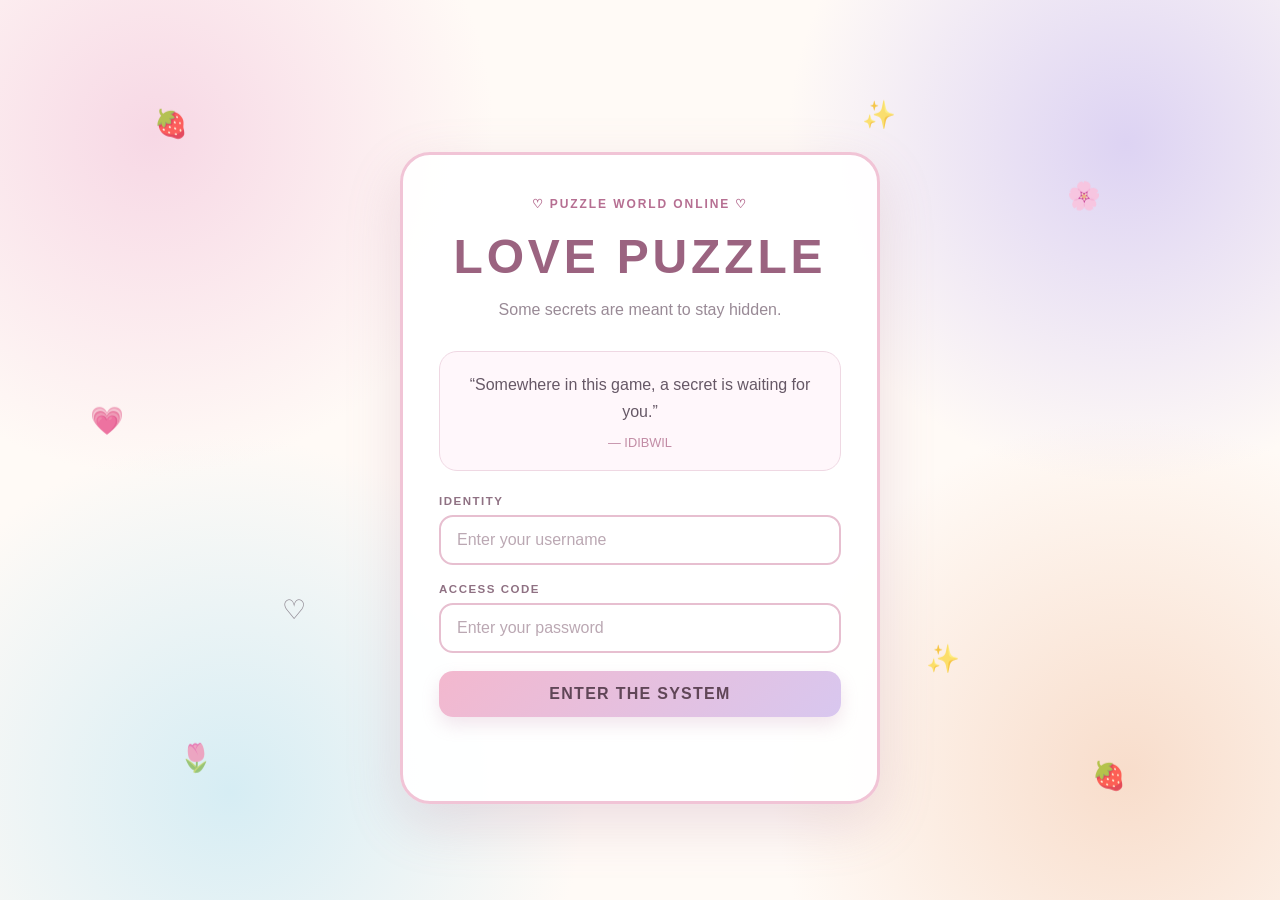
<file: index.html>
<!doctype html>
<html lang="en">
<head>
  <meta charset="UTF-8" />
  <meta http-equiv="refresh" content="0; url='TLP.html'" />
  <title>Love Puzzle</title>
</head>
<body>
  <a href="TLP.html">Open the game</a>
</body>
</html>
</file>
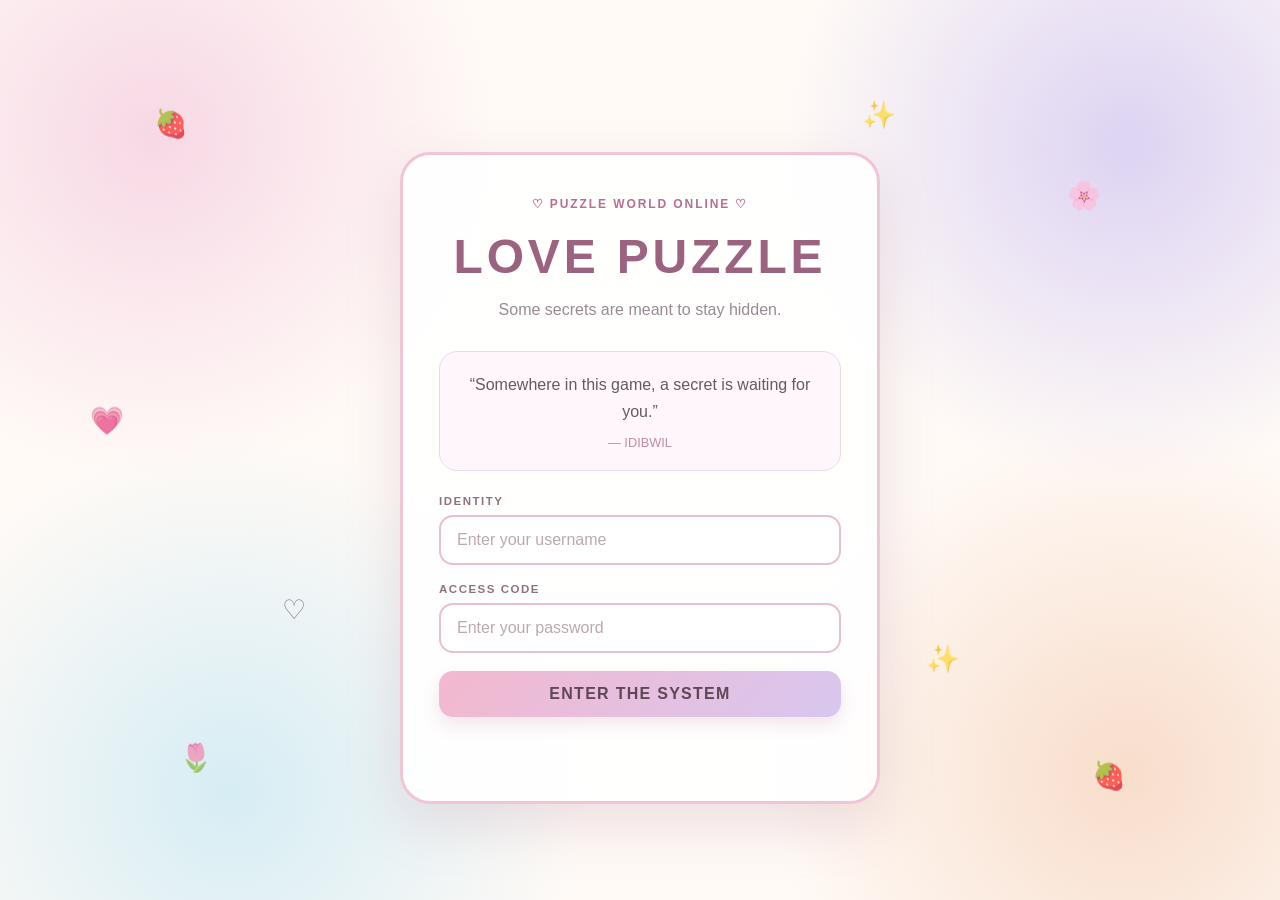
<file: TLP.html>
<!doctype html>
<html lang="en">
<head>
    <meta charset="UTF-8">
    <meta name="viewport" content="width=device-width, initial-scale=1">
    <meta name="description" content="A small pastel puzzle adventure.">
    <title>The Last Puzzle</title>
    <link rel="stylesheet" href="TLPstyle.css">
</head>
<body>
    <audio id="bgMusic" src="I%20Do.mp3" autoplay loop preload="auto"></audio>

    <main class="login-screen" aria-labelledby="gameTitle">
        <div class="login-decorations" aria-hidden="true">
            <span class="float-item item-1">🍓</span><span class="float-item item-2">🌸</span>
            <span class="float-item item-3">💗</span><span class="float-item item-4">✨</span>
            <span class="float-item item-5">🌷</span><span class="float-item item-6">🍓</span>
            <span class="float-item item-7">♡</span><span class="float-item item-8">✨</span>
        </div>
        <section class="login-box">
            <p class="system-status">♡ PUZZLE WORLD ONLINE ♡</p>
            <h1 id="gameTitle">LOVE PUZZLE</h1>
            <p class="subtitle">Some secrets are meant to stay hidden.</p>
            <div class="message"><p>“Somewhere in this game, a secret is waiting for you.”</p><span>— IDIBWIL</span></div>
            <form id="loginForm">
                <label for="username">IDENTITY</label>
                <input id="username" type="text" placeholder="Enter your username" autocomplete="username" required>
                <label for="password">ACCESS CODE</label>
                <input id="password" type="password" placeholder="Enter your password" autocomplete="current-password" required>
                <button type="submit">ENTER THE SYSTEM</button>
            </form>
            <p id="loginMessage" class="status-message" aria-live="polite"></p>
        </section>
    </main>
    <script src="TLPgame.js"></script>
</body>
</html>
</file>
<file: TLPstyle.css>
:root{--cream:#fffaf6;--surface:rgba(255,255,255,.82);--text:#665866;--muted:#998a96;--pink:#e899bb;--border:#efd8e3;--success:#649674;--error:#c8667e;--shadow:0 20px 55px rgba(166,111,140,.2)}
*{box-sizing:border-box}body{min-width:320px;min-height:100vh;margin:0;color:var(--text);font-family:"Trebuchet MS",Arial,sans-serif;background:radial-gradient(circle at 12% 15%,#f7d8e5 0,transparent 25%),radial-gradient(circle at 88% 16%,#ddd3f3 0,transparent 25%),radial-gradient(circle at 18% 88%,#d6edf4 0,transparent 27%),radial-gradient(circle at 88% 86%,#f8ddcb 0,transparent 26%),var(--cream)}
button,input{font:inherit}button{cursor:pointer}button:focus-visible,input:focus-visible{outline:3px solid rgba(232,153,187,.45);outline-offset:3px}.music-button{position:fixed;right:18px;bottom:18px;z-index:1000;width:auto;min-width:128px;padding:12px 18px;border-radius:999px;background:linear-gradient(135deg,#f8dfe9,#e7d8ff);color:#5d4257;font-size:.72rem;letter-spacing:.12em;box-shadow:0 10px 25px rgba(180,129,169,.28)}.music-button:hover{transform:translateY(-1px)}
.login-screen,.welcome-screen,.complete-screen,.puzzle-screen{position:relative;display:grid;min-height:100vh;place-items:center;padding:92px 20px 36px;overflow:hidden}.card{width:min(100%,680px);border:2px solid rgba(255,255,255,.9);border-radius:30px;background:var(--surface);box-shadow:var(--shadow);backdrop-filter:blur(12px)}
.login-box{z-index:1;width:min(100%,480px);padding:42px 36px;border:3px solid #f1c4d6;border-radius:30px;background:rgba(255,255,255,.92);box-shadow:var(--shadow)}h1{margin:0;color:#9b6380;font-size:clamp(2rem,6vw,3rem);letter-spacing:.08em;text-align:center}.subtitle,.question{color:var(--muted);line-height:1.7;text-align:center}.subtitle{margin:12px 0 28px}.system-status,.eyebrow{margin:0 0 18px;color:#b66f92;font-size:.75rem;font-weight:700;letter-spacing:.16em;text-align:center}
.message,.clue-card,.letter-card{margin:24px 0;padding:20px;border:1px solid var(--border);border-radius:18px;background:#fff7fb;text-align:center}.message p,.clue-card p{margin:0;line-height:1.65}.message span{display:block;margin-top:10px;color:#c28ca5;font-size:.8rem}
label{display:block;margin:18px 0 8px;color:#8f7183;font-size:.72rem;font-weight:700;letter-spacing:.13em}input{width:100%;padding:14px 16px;border:2px solid #e7bfd0;border-radius:14px;color:var(--text);background:#fff}input::placeholder{color:#bba8b3}
button{width:100%;margin-top:18px;padding:14px 20px;border:0;border-radius:14px;color:#604657;font-weight:800;letter-spacing:.08em;background:linear-gradient(135deg,#f3b8ce,#d8c7ef);box-shadow:0 8px 18px rgba(190,130,165,.2);transition:transform .18s ease,box-shadow .18s ease,opacity .18s ease}button:hover:not(:disabled){transform:translateY(-2px);box-shadow:0 12px 22px rgba(190,130,165,.28)}button:disabled{cursor:default;opacity:.6}.status-message,.result{min-height:1.5em;margin:18px 0 0;font-weight:700;text-align:center}.correct{color:var(--success)}.wrong{color:var(--error)}.text-button,.secondary-button{color:#a16f87;background:#fff4f8;border:1px solid #eccfdd;box-shadow:none}.text-button{margin-top:10px;padding:8px;background:transparent;border:0;font-size:.75rem}
.game-header{position:fixed;z-index:2;top:0;left:0;display:flex;width:100%;justify-content:space-between;gap:12px;padding:20px clamp(16px,5vw,40px);border-bottom:1px solid rgba(239,216,227,.9);color:#9f8193;font-size:.7rem;font-weight:700;letter-spacing:.12em;background:rgba(255,255,255,.65);backdrop-filter:blur(10px)}.welcome-card,.complete-box,.puzzle-card{padding:clamp(28px,6vw,48px);text-align:center}.welcome-card{max-width:560px}.puzzle-card{max-width:700px}.puzzle-card .question{max-width:520px;margin:0 auto 20px}.celebration{margin:20px 0;font-size:1.65rem;letter-spacing:.25em}
.puzzle-stats{display:flex;justify-content:center;gap:18px;margin:24px 0}.puzzle-stats div{min-width:118px;padding:12px;border:1px solid var(--border);border-radius:14px;color:#ad8b9d;font-size:.68rem;font-weight:700;letter-spacing:.12em;background:#fff7fa}.puzzle-stats strong{display:block;margin-top:5px;color:#8f7183;font-size:1.35rem;letter-spacing:normal}.puzzle-board{display:grid;width:min(100%,340px);aspect-ratio:1;grid-template-columns:repeat(3,1fr);gap:9px;margin:0 auto;padding:10px;border-radius:23px;background:#f5eaf1}.tile{margin:0;padding:0;border-radius:15px;color:#765e70;font-size:clamp(1.25rem,6vw,1.75rem);background:linear-gradient(135deg,#f6cddd,#e4d4f4)}.tile.empty{border:2px dashed #ead8e1;background:#fffafc;box-shadow:none}
.letter-card{display:flex;flex-wrap:wrap;justify-content:center;gap:8px;max-width:420px;margin-inline:auto}.letter-card span{display:grid;width:42px;height:42px;place-items:center;border-radius:11px;color:#765e70;font-weight:800;background:linear-gradient(135deg,#f6cddd,#e4d4f4)}.clue-card{max-width:430px;margin-inline:auto}.clue-card strong{color:#b66f92}.choice-grid{display:grid;grid-template-columns:repeat(2,minmax(0,1fr));gap:14px;margin-top:24px}.choice-grid button{display:grid;min-height:110px;margin:0;place-items:center;gap:5px;font-size:1.7rem;background:#fff7fb;border:1px solid var(--border);box-shadow:none}.choice-grid strong{font-size:.9rem}.choice-grid small{color:var(--muted);font-size:.72rem;font-weight:400;letter-spacing:normal}.big-heart{margin:12px 0;font-size:5rem;line-height:1}.ending-card p{max-width:480px;margin:18px auto;line-height:1.75}.ending-note{color:#b66f92;font-weight:700}
.login-decorations{position:absolute;inset:0;pointer-events:none}.float-item{position:absolute;opacity:.7;font-size:1.7rem;animation:float 5s ease-in-out infinite}.item-1{top:12%;left:12%}.item-2{top:20%;right:14%;animation-delay:1s}.item-3{top:45%;left:7%;animation-delay:2s}.item-4{top:11%;right:30%;animation-delay:.5s}.item-5{bottom:14%;left:14%;animation-delay:2.5s}.item-6{bottom:12%;right:12%;animation-delay:1.5s}.item-7{top:66%;left:22%;animation-delay:3s}.item-8{bottom:25%;right:25%;animation-delay:1s}@keyframes float{0%,100%{transform:translateY(0) rotate(0)}50%{transform:translateY(-20px) rotate(5deg)}}.sr-only{position:absolute;width:1px;height:1px;padding:0;overflow:hidden;clip:rect(0,0,0,0);white-space:nowrap;border:0}
@media(max-width:520px){.login-box{padding:34px 24px}.game-header{font-size:.6rem}.puzzle-stats{gap:10px}.puzzle-stats div{min-width:100px}.float-item{font-size:1.35rem}}
/* =========================================
   MOBILE VERSION
   ========================================= */

* {
    box-sizing: border-box;
}

html,
body {
    width: 100%;
    max-width: 100%;
    overflow-x: hidden;
}

body {
    margin: 0;
}

/* Main puzzle containers */

.puzzle-screen,
.welcome-screen,
.complete-screen,
.login-screen,
.sweet-ending {
    width: 100%;
    min-height: 100vh;
    overflow-x: hidden;
}

.puzzle-card,
.card {
    width: min(92%, 680px);
    margin-left: auto;
    margin-right: auto;
}

/* =========================================
   TABLET
   ========================================= */

@media (max-width: 700px) {

    .game-header {
        width: 100%;
        padding: 14px 16px;
        font-size: 11px;
        gap: 8px;
    }

    .puzzle-card,
    .complete-box,
    .welcome-card,
    .login-box {
        width: calc(100% - 28px);
        padding: 22px 16px;
        margin: 14px auto;
    }

    h1 {
        font-size: clamp(24px, 7vw, 38px);
        line-height: 1.1;
    }

    .subtitle,
    .question,
    .message,
    .clue-card {
        font-size: 14px;
    }

    button {
        max-width: 100%;
    }

    /* Puzzle statistics */

    .puzzle-stats {
        width: 100%;
        display: flex;
        justify-content: center;
        gap: 12px;
        margin: 14px 0;
    }

    .puzzle-stats > div {
        flex: 1;
        min-width: 0;
        padding: 10px;
        font-size: 10px;
    }

    .puzzle-stats strong {
        display: block;
        font-size: 17px;
    }

    /* Sliding puzzle */

    .puzzle-board {
        width: min(86vw, 340px);
        height: min(86vw, 340px);
        margin: 18px auto;
        gap: 5px;
    }

    .tile {
        width: 100%;
        height: 100%;
        min-width: 0;
        min-height: 0;
        font-size: clamp(22px, 8vw, 42px);
        border-radius: 12px;
    }

    /* Puzzle 2 */

    .letter-card {
        width: 100%;
        max-width: 340px;
        margin: 18px auto;
        padding: 15px;
        gap: 8px;
    }

    .letter-card span {
        min-width: 0;
        width: 100%;
        aspect-ratio: 1;
        font-size: clamp(18px, 6vw, 32px);
    }

    /* Inputs */

    input {
        width: 100%;
        max-width: 100%;
        font-size: 16px;
    }

    /* Choice buttons */

    .choice-grid {
        width: 100%;
        display: grid;
        grid-template-columns: 1fr 1fr;
        gap: 10px;
        margin: 18px auto;
    }

    .choice-grid button {
        min-width: 0;
        width: 100%;
        padding: 14px 8px;
        font-size: 13px;
    }

    .choice-emoji {
        font-size: 28px;
    }

    .choice-grid small {
        font-size: 10px;
    }

    /* Popup */

    .popup-card {
        width: calc(100% - 32px);
        max-width: 400px;
        padding: 25px 18px;
    }

    .popup-card h2 {
        font-size: 25px;
    }

    .popup-card p {
        font-size: 14px;
        line-height: 1.6;
    }

    /* Ending */

    .ending-intro {
        width: 100%;
        padding: 25px 16px;
    }

    .final-letter {
        width: calc(100% - 28px);
        margin: 20px auto;
        padding: 28px 18px;
    }

    .typed-message {
        font-size: 15px;
        line-height: 1.8;
    }

}


/* =========================================
   SMALL PHONES
   ========================================= */

@media (max-width: 430px) {

    .game-header {
        padding: 11px 10px;
        font-size: 9px;
    }

    .sound-button {
        width: 34px;
        height: 34px;
        padding: 0;
    }

    .puzzle-card,
    .complete-box,
    .welcome-card,
    .login-box {
        width: calc(100% - 20px);
        padding: 18px 12px;
        border-radius: 18px;
    }

    h1 {
        font-size: 25px;
    }

    .eyebrow {
        font-size: 10px;
        letter-spacing: 1px;
    }

    .question {
        font-size: 13px;
        line-height: 1.5;
    }

    /* Sliding puzzle */

    .puzzle-board {
        width: min(88vw, 310px);
        height: min(88vw, 310px);
        gap: 4px;
    }

    .tile {
        border-radius: 9px;
        font-size: 25px;
    }

    /* Puzzle 2 */

    .letter-card {
        max-width: 300px;
        padding: 10px;
        gap: 5px;
    }

    .letter-card span {
        font-size: 20px;
        border-radius: 8px;
    }

    /* Puzzle 3 + 4 */

    .choice-grid {
        grid-template-columns: 1fr 1fr;
        gap: 7px;
    }

    .choice-grid button {
        padding: 11px 5px;
        border-radius: 12px;
    }

    .choice-emoji {
        font-size: 25px;
    }

    .choice-grid strong {
        font-size: 11px;
    }

    .choice-grid small {
        display: none;
    }

    /* Buttons */

    .puzzle-card > button,
    .puzzle-card form button,
    .welcome-card > button,
    .login-box button {
        width: 100%;
        min-height: 46px;
        font-size: 12px;
    }

    /* Message boxes */

    .message,
    .clue-card {
        padding: 12px;
        margin: 12px 0;
    }

    /* Popup */

    .popup-card {
        width: calc(100% - 24px);
        padding: 22px 14px;
    }

    .popup-card h2 {
        font-size: 22px;
    }

    /* Envelope */

    .envelope {
        transform: scale(.82);
    }

    .envelope.open {
        transform: scale(.82);
    }

    .envelope-hint {
        font-size: 12px;
    }

    /* Letter */

    .final-letter {
        width: calc(100% - 20px);
        padding: 24px 15px;
    }

    .final-letter h1 {
        font-size: 23px;
    }

    .typed-message {
        font-size: 14px;
        line-height: 1.7;
    }

}


/* =========================================
   VERY SMALL PHONES
   ========================================= */

@media (max-width: 350px) {

    .puzzle-card,
    .login-box,
    .welcome-card,
    .complete-box {
        width: calc(100% - 12px);
        padding: 15px 9px;
    }

    h1 {
        font-size: 22px;
    }

    .puzzle-board {
        width: 280px;
        height: 280px;
    }

    .tile {
        font-size: 21px;
    }

    .choice-grid {
        gap: 5px;
    }

    .choice-grid button {
        padding: 9px 3px;
    }

    .choice-emoji {
        font-size: 22px;
    }
}


/* Prevent long text from breaking the layout */

p,
h1,
h2,
h3,
span,
strong {
    overflow-wrap: anywhere;
}


/* Make touch controls easier to use */

button,
input {
    touch-action: manipulation;
}


/* Remove accidental horizontal scrolling */

.puzzle-screen *,
.login-screen *,
.welcome-screen *,
.complete-screen *,
.sweet-ending * {
    max-width: 100%;
}
/* =========================================
   FIXED POPUP MESSAGES
   ========================================= */

.choice-popup {
    position: fixed !important;
    inset: 0 !important;
    width: 100vw !important;
    height: 100vh !important;

    z-index: 99999 !important;

    display: block !important;

    margin: 0 !important;
    padding: 0 !important;

    pointer-events: auto;
}

.popup-overlay {
    position: fixed !important;
    inset: 0 !important;

    width: 100vw !important;
    height: 100vh !important;

    display: flex !important;
    align-items: center !important;
    justify-content: center !important;

    padding: 20px;

    background: rgba(255, 255, 255, 0.72);

    backdrop-filter: blur(8px);
    -webkit-backdrop-filter: blur(8px);

    z-index: 100000 !important;
}

.popup-card {
    position: relative !important;

    width: min(90vw, 430px) !important;
    max-height: 85vh;

    overflow-y: auto;

    margin: 0 !important;

    padding: 30px 22px;

    text-align: center;

    border-radius: 24px;

    transform: translateY(0) scale(1);

    animation: popupAppear 0.35s ease-out;

    z-index: 100001 !important;
}

@keyframes popupAppear {

    0% {
        opacity: 0;
        transform: translateY(20px) scale(0.88);
    }

    100% {
        opacity: 1;
        transform: translateY(0) scale(1);
    }

}

.popup-decoration {
    font-size: 22px;
    margin-bottom: 12px;
}

.popup-card h2 {
    margin: 8px 0 14px;
}

.popup-card p {
    line-height: 1.7;
    margin: 0 auto 18px;
}

.popup-heart {
    font-size: 42px;
    margin: 12px 0 18px;

    animation: popupHeart 1.4s ease-in-out infinite;
}

@keyframes popupHeart {

    0%,
    100% {
        transform: scale(1);
    }

    50% {
        transform: scale(1.15);
    }

}

.popup-card button {
    width: 100%;
    min-height: 48px;
}


/* MOBILE POPUP */

@media (max-width: 700px) {

    .choice-popup {
        position: fixed !important;
        inset: 0 !important;
    }

    .popup-overlay {
        position: fixed !important;
        inset: 0 !important;

        padding: 15px;
    }

    .popup-card {
        width: min(
            calc(100vw - 30px),
            380px
        ) !important;

        max-height: 80vh;

        padding: 24px 16px;

        border-radius: 20px;
    }

}

@media (max-width: 400px) {

    .popup-card {
        width: calc(100vw - 24px) !important;
        padding: 20px 14px;
    }

    .popup-card h2 {
        font-size: 22px;
    }

    .popup-card p {
        font-size: 14px;
    }

}
</file>
